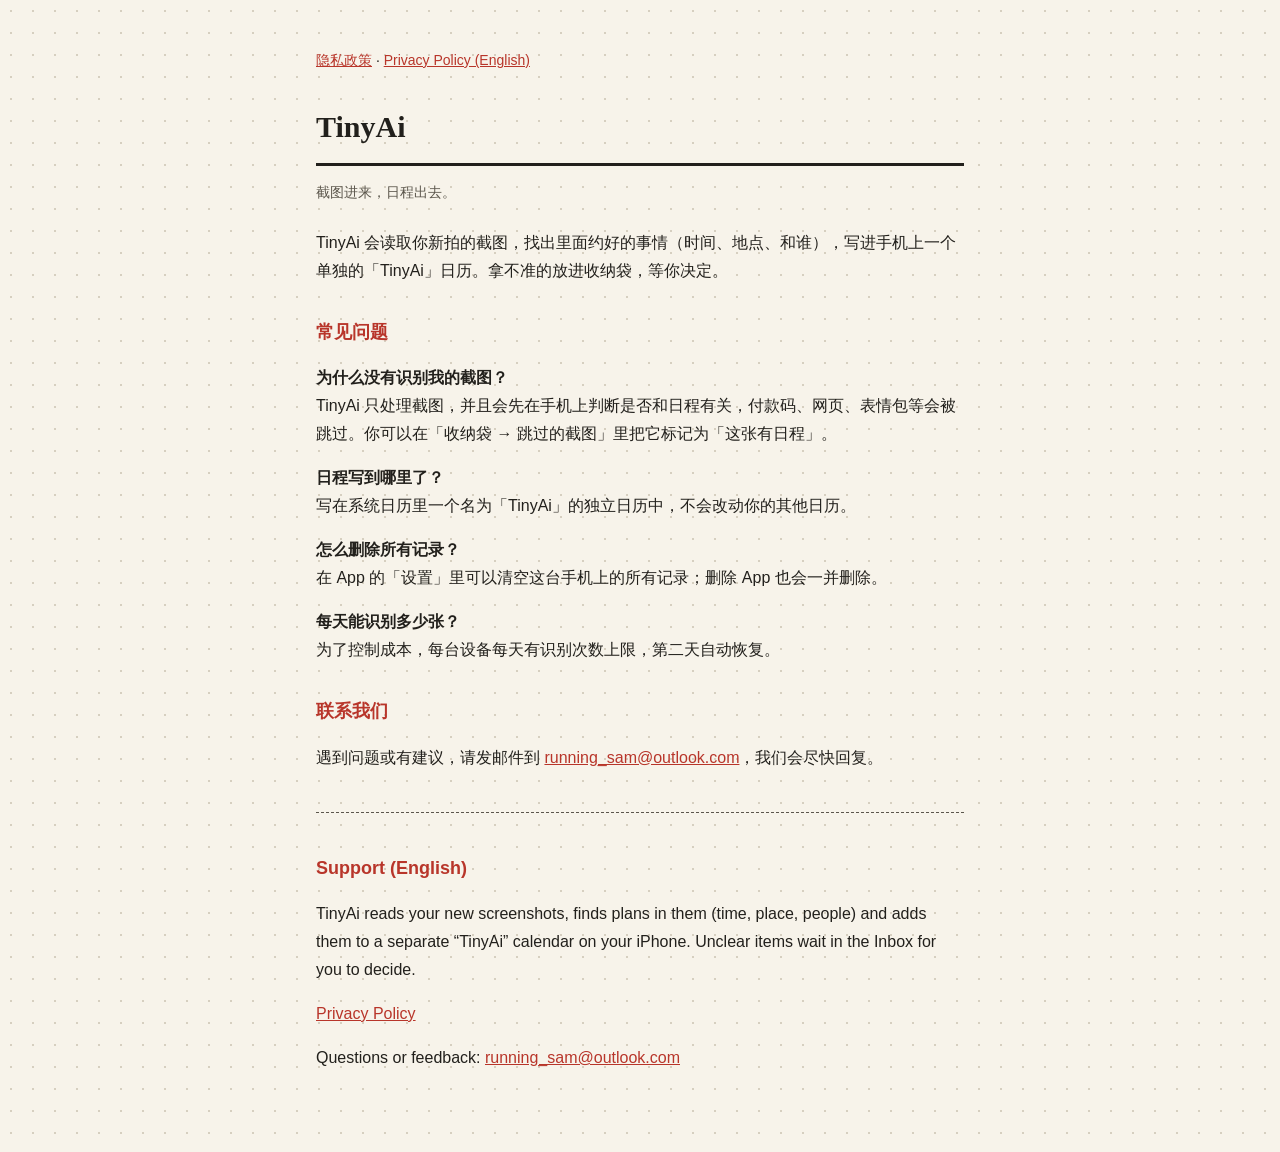
<file: index.html>
<!doctype html>
<html lang="zh-Hans"><head><meta charset="utf-8"><meta name="viewport" content="width=device-width,initial-scale=1">
<title>TinyAi 支持</title><link rel="stylesheet" href="style.css"></head>
<body><main>
<nav><a href="privacy.html">隐私政策</a> · <a href="privacy-en.html">Privacy Policy (English)</a></nav>
<h1>TinyAi</h1>
<p class="meta">截图进来，日程出去。</p>
<p>TinyAi 会读取你新拍的截图，找出里面约好的事情（时间、地点、和谁），写进手机上一个单独的「TinyAi」日历。拿不准的放进收纳袋，等你决定。</p>

<h2>常见问题</h2>
<p><b>为什么没有识别我的截图？</b><br>TinyAi 只处理截图，并且会先在手机上判断是否和日程有关，付款码、网页、表情包等会被跳过。你可以在「收纳袋 → 跳过的截图」里把它标记为「这张有日程」。</p>
<p><b>日程写到哪里了？</b><br>写在系统日历里一个名为「TinyAi」的独立日历中，不会改动你的其他日历。</p>
<p><b>怎么删除所有记录？</b><br>在 App 的「设置」里可以清空这台手机上的所有记录；删除 App 也会一并删除。</p>
<p><b>每天能识别多少张？</b><br>为了控制成本，每台设备每天有识别次数上限，第二天自动恢复。</p>

<h2>联系我们</h2>
<p>遇到问题或有建议，请发邮件到 <a href="mailto:running_sam@outlook.com">running_sam@outlook.com</a>，我们会尽快回复。</p>

<hr>
<h2>Support (English)</h2>
<p>TinyAi reads your new screenshots, finds plans in them (time, place, people) and adds them to a separate “TinyAi” calendar on your iPhone. Unclear items wait in the Inbox for you to decide.</p>
<p><a href="privacy-en.html">Privacy Policy</a></p>
<p>Questions or feedback: <a href="mailto:running_sam@outlook.com">running_sam@outlook.com</a></p>
</main></body></html>
</file>
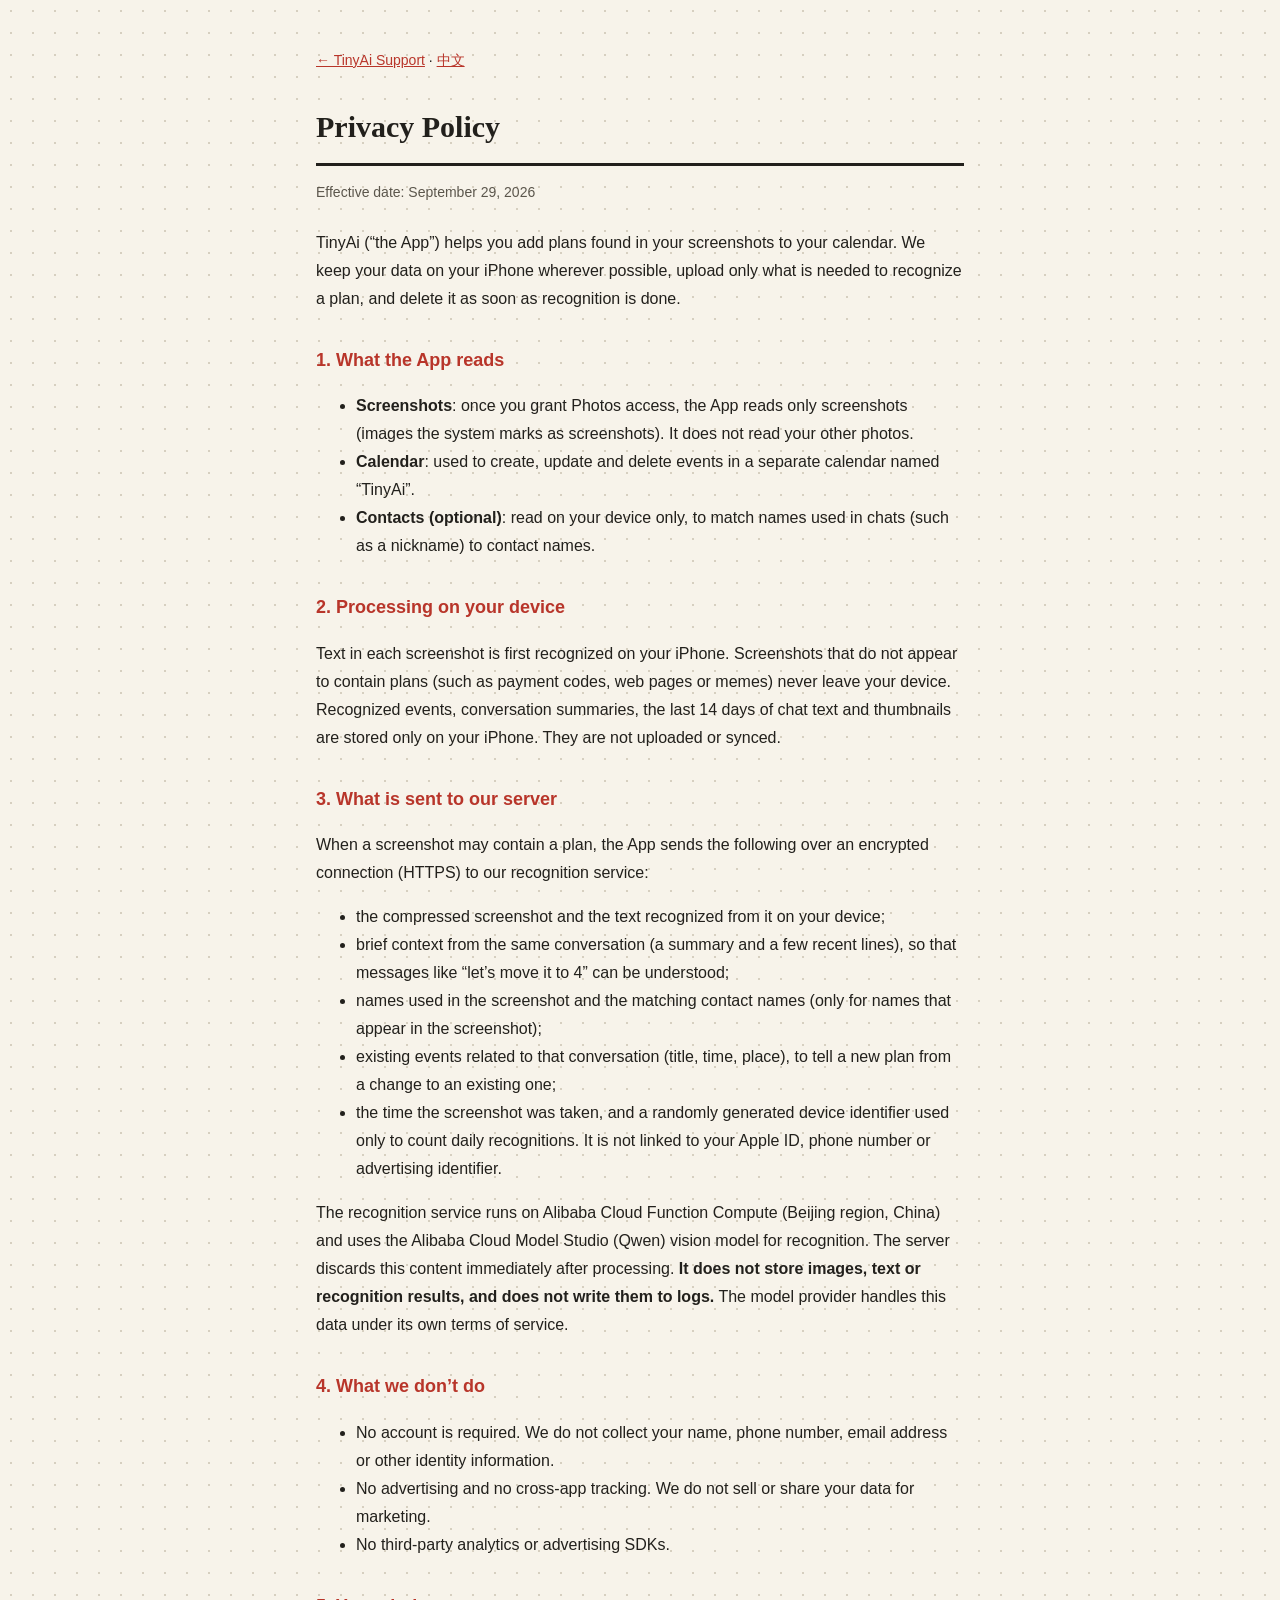
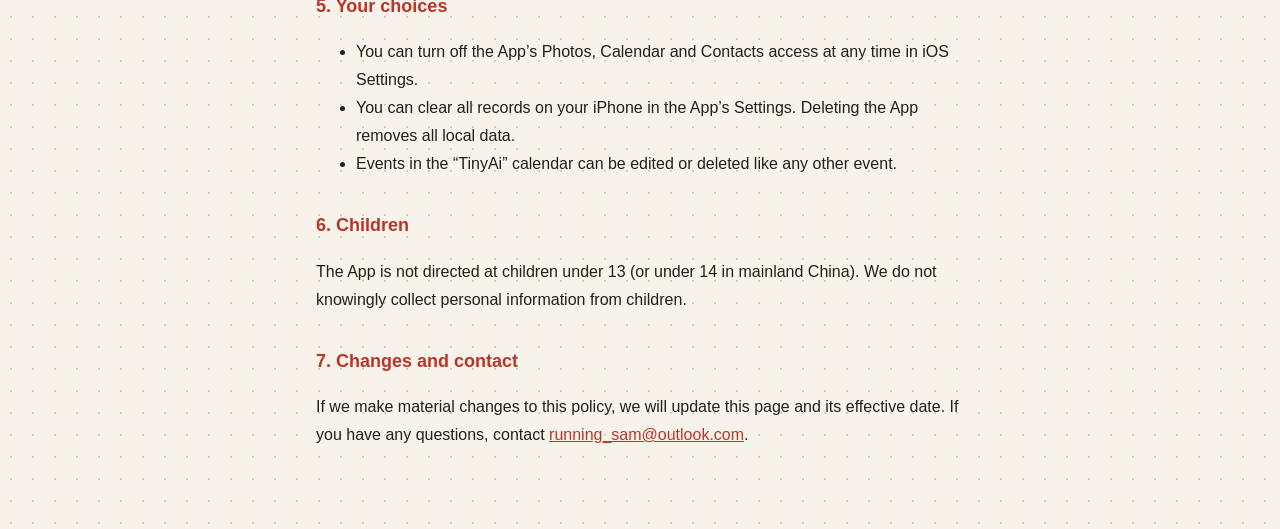
<file: privacy-en.html>
<!doctype html>
<html lang="en"><head><meta charset="utf-8"><meta name="viewport" content="width=device-width,initial-scale=1">
<title>TinyAi Privacy Policy</title><link rel="stylesheet" href="style.css"></head>
<body><main>
<nav><a href="index.html">← TinyAi Support</a> · <a href="privacy.html">中文</a></nav>
<h1>Privacy Policy</h1>
<p class="meta">Effective date: September 29, 2026</p>

<p>TinyAi (“the App”) helps you add plans found in your screenshots to your calendar. We keep your data on your iPhone wherever possible, upload only what is needed to recognize a plan, and delete it as soon as recognition is done.</p>

<h2>1. What the App reads</h2>
<ul>
<li><b>Screenshots</b>: once you grant Photos access, the App reads only screenshots (images the system marks as screenshots). It does not read your other photos.</li>
<li><b>Calendar</b>: used to create, update and delete events in a separate calendar named “TinyAi”.</li>
<li><b>Contacts (optional)</b>: read on your device only, to match names used in chats (such as a nickname) to contact names.</li>
</ul>

<h2>2. Processing on your device</h2>
<p>Text in each screenshot is first recognized on your iPhone. Screenshots that do not appear to contain plans (such as payment codes, web pages or memes) never leave your device. Recognized events, conversation summaries, the last 14 days of chat text and thumbnails are stored only on your iPhone. They are not uploaded or synced.</p>

<h2>3. What is sent to our server</h2>
<p>When a screenshot may contain a plan, the App sends the following over an encrypted connection (HTTPS) to our recognition service:</p>
<ul>
<li>the compressed screenshot and the text recognized from it on your device;</li>
<li>brief context from the same conversation (a summary and a few recent lines), so that messages like “let’s move it to 4” can be understood;</li>
<li>names used in the screenshot and the matching contact names (only for names that appear in the screenshot);</li>
<li>existing events related to that conversation (title, time, place), to tell a new plan from a change to an existing one;</li>
<li>the time the screenshot was taken, and a randomly generated device identifier used only to count daily recognitions. It is not linked to your Apple ID, phone number or advertising identifier.</li>
</ul>
<p>The recognition service runs on Alibaba Cloud Function Compute (Beijing region, China) and uses the Alibaba Cloud Model Studio (Qwen) vision model for recognition. The server discards this content immediately after processing. <b>It does not store images, text or recognition results, and does not write them to logs.</b> The model provider handles this data under its own terms of service.</p>

<h2>4. What we don’t do</h2>
<ul>
<li>No account is required. We do not collect your name, phone number, email address or other identity information.</li>
<li>No advertising and no cross-app tracking. We do not sell or share your data for marketing.</li>
<li>No third-party analytics or advertising SDKs.</li>
</ul>

<h2>5. Your choices</h2>
<ul>
<li>You can turn off the App’s Photos, Calendar and Contacts access at any time in iOS Settings.</li>
<li>You can clear all records on your iPhone in the App’s Settings. Deleting the App removes all local data.</li>
<li>Events in the “TinyAi” calendar can be edited or deleted like any other event.</li>
</ul>

<h2>6. Children</h2>
<p>The App is not directed at children under 13 (or under 14 in mainland China). We do not knowingly collect personal information from children.</p>

<h2>7. Changes and contact</h2>
<p>If we make material changes to this policy, we will update this page and its effective date. If you have any questions, contact <a href="mailto:running_sam@outlook.com">running_sam@outlook.com</a>.</p>
</main></body></html>
</file>
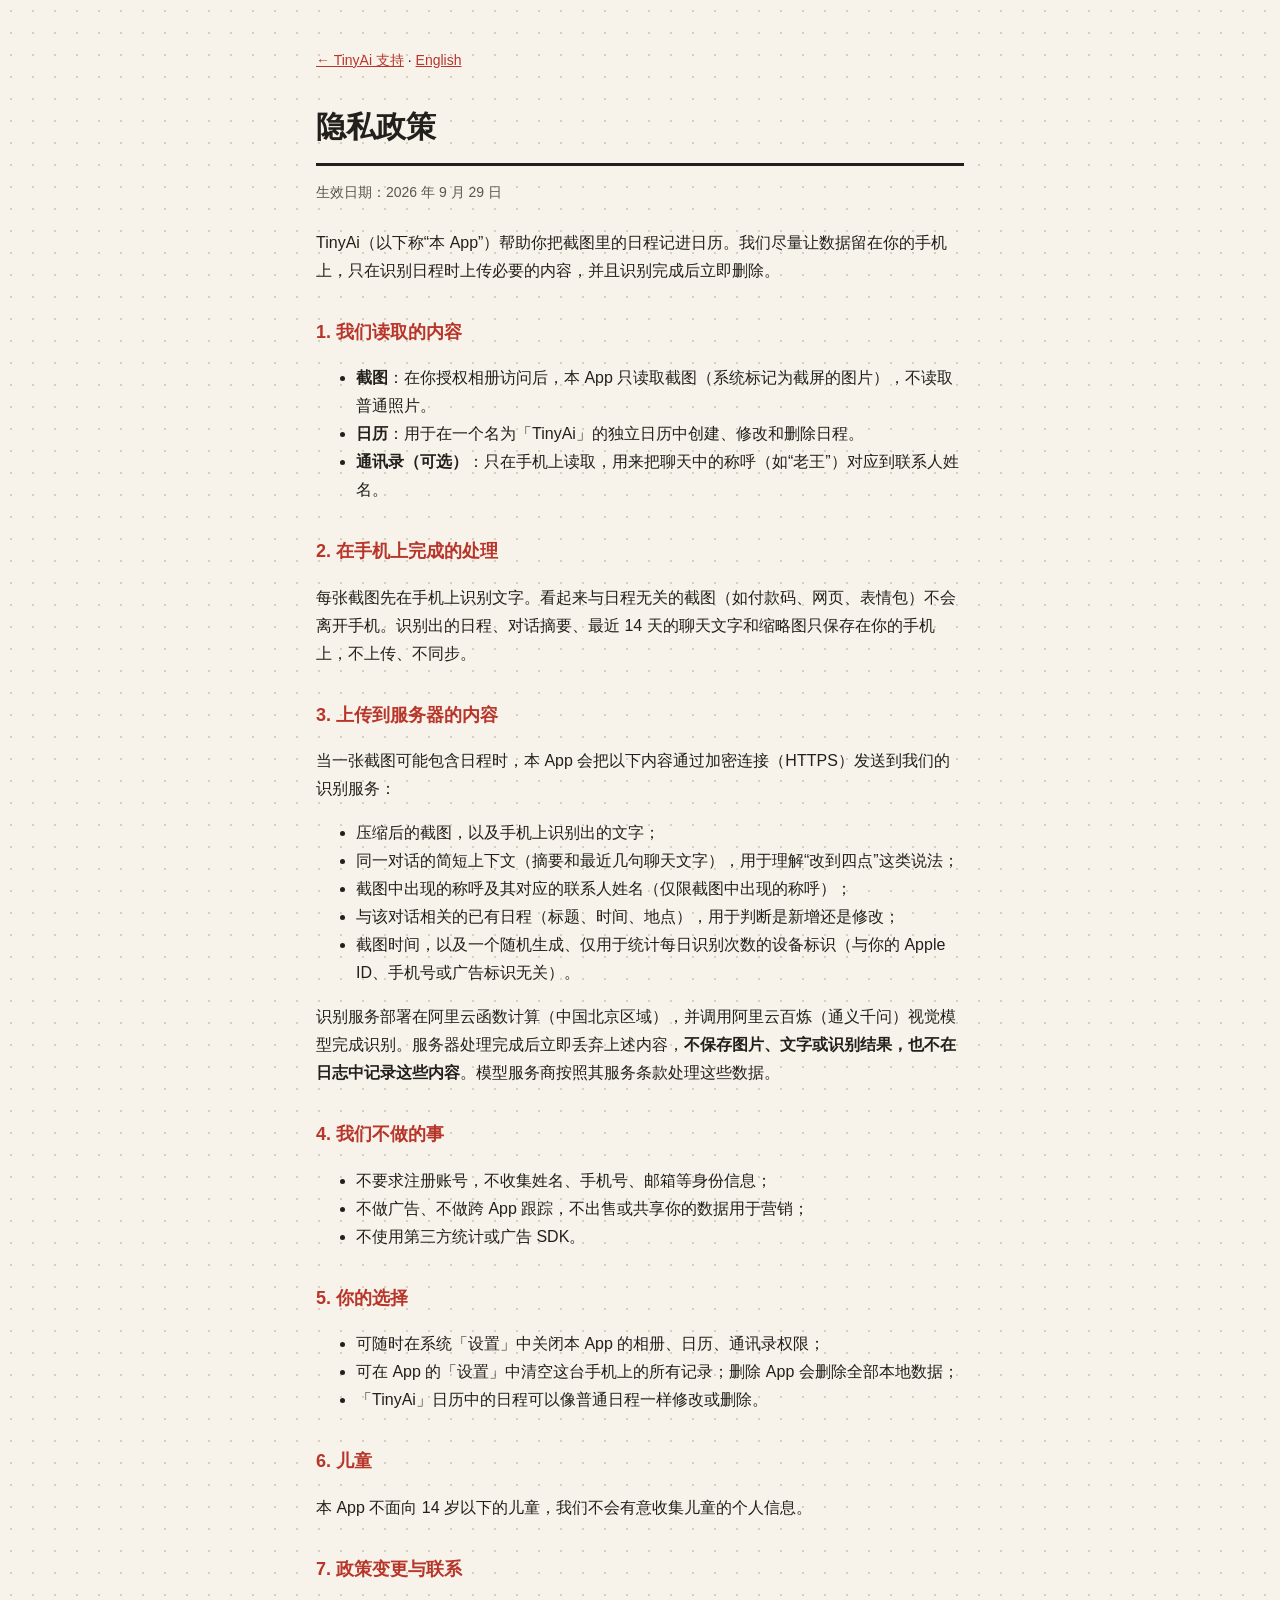
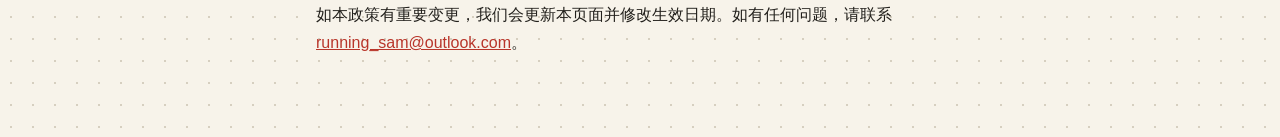
<file: privacy.html>
<!doctype html>
<html lang="zh-Hans"><head><meta charset="utf-8"><meta name="viewport" content="width=device-width,initial-scale=1">
<title>TinyAi 隐私政策</title><link rel="stylesheet" href="style.css"></head>
<body><main>
<nav><a href="index.html">← TinyAi 支持</a> · <a href="privacy-en.html">English</a></nav>
<h1>隐私政策</h1>
<p class="meta">生效日期：2026 年 9 月 29 日</p>

<p>TinyAi（以下称“本 App”）帮助你把截图里的日程记进日历。我们尽量让数据留在你的手机上，只在识别日程时上传必要的内容，并且识别完成后立即删除。</p>

<h2>1. 我们读取的内容</h2>
<ul>
<li><b>截图</b>：在你授权相册访问后，本 App 只读取截图（系统标记为截屏的图片），不读取普通照片。</li>
<li><b>日历</b>：用于在一个名为「TinyAi」的独立日历中创建、修改和删除日程。</li>
<li><b>通讯录（可选）</b>：只在手机上读取，用来把聊天中的称呼（如“老王”）对应到联系人姓名。</li>
</ul>

<h2>2. 在手机上完成的处理</h2>
<p>每张截图先在手机上识别文字。看起来与日程无关的截图（如付款码、网页、表情包）不会离开手机。识别出的日程、对话摘要、最近 14 天的聊天文字和缩略图只保存在你的手机上，不上传、不同步。</p>

<h2>3. 上传到服务器的内容</h2>
<p>当一张截图可能包含日程时，本 App 会把以下内容通过加密连接（HTTPS）发送到我们的识别服务：</p>
<ul>
<li>压缩后的截图，以及手机上识别出的文字；</li>
<li>同一对话的简短上下文（摘要和最近几句聊天文字），用于理解“改到四点”这类说法；</li>
<li>截图中出现的称呼及其对应的联系人姓名（仅限截图中出现的称呼）；</li>
<li>与该对话相关的已有日程（标题、时间、地点），用于判断是新增还是修改；</li>
<li>截图时间，以及一个随机生成、仅用于统计每日识别次数的设备标识（与你的 Apple ID、手机号或广告标识无关）。</li>
</ul>
<p>识别服务部署在阿里云函数计算（中国北京区域），并调用阿里云百炼（通义千问）视觉模型完成识别。服务器处理完成后立即丢弃上述内容，<b>不保存图片、文字或识别结果，也不在日志中记录这些内容</b>。模型服务商按照其服务条款处理这些数据。</p>

<h2>4. 我们不做的事</h2>
<ul>
<li>不要求注册账号，不收集姓名、手机号、邮箱等身份信息；</li>
<li>不做广告、不做跨 App 跟踪，不出售或共享你的数据用于营销；</li>
<li>不使用第三方统计或广告 SDK。</li>
</ul>

<h2>5. 你的选择</h2>
<ul>
<li>可随时在系统「设置」中关闭本 App 的相册、日历、通讯录权限；</li>
<li>可在 App 的「设置」中清空这台手机上的所有记录；删除 App 会删除全部本地数据；</li>
<li>「TinyAi」日历中的日程可以像普通日程一样修改或删除。</li>
</ul>

<h2>6. 儿童</h2>
<p>本 App 不面向 14 岁以下的儿童，我们不会有意收集儿童的个人信息。</p>

<h2>7. 政策变更与联系</h2>
<p>如本政策有重要变更，我们会更新本页面并修改生效日期。如有任何问题，请联系 <a href="mailto:running_sam@outlook.com">running_sam@outlook.com</a>。</p>

</main></body></html>
</file>
<file: style.css>
:root{--paper:#F7F3EA;--dot:#D6CFC0;--ink:#22201C;--soft:#5B564C;--red:#B8352A}
*{box-sizing:border-box}
body{margin:0;background:var(--paper);background-image:radial-gradient(circle,var(--dot) 1px,transparent 1.3px);background-size:22px 22px;color:var(--ink);font:16px/1.75 -apple-system,"PingFang SC","Noto Sans SC",sans-serif}
main{max-width:680px;margin:0 auto;padding:48px 16px 64px}
h1{font-family:"Songti SC",serif;font-size:30px;margin:0 0 4px;border-bottom:3px solid var(--ink);padding-bottom:10px}
h2{font-size:18px;margin:32px 0 6px;color:var(--red)}
p,li{color:var(--ink)}
.meta{color:var(--soft);font-size:14px;margin-bottom:24px}
a{color:var(--red)}
hr{border:0;border-top:1px dashed var(--soft);margin:40px 0}
nav{font-size:14px;margin-bottom:28px}
</file>
